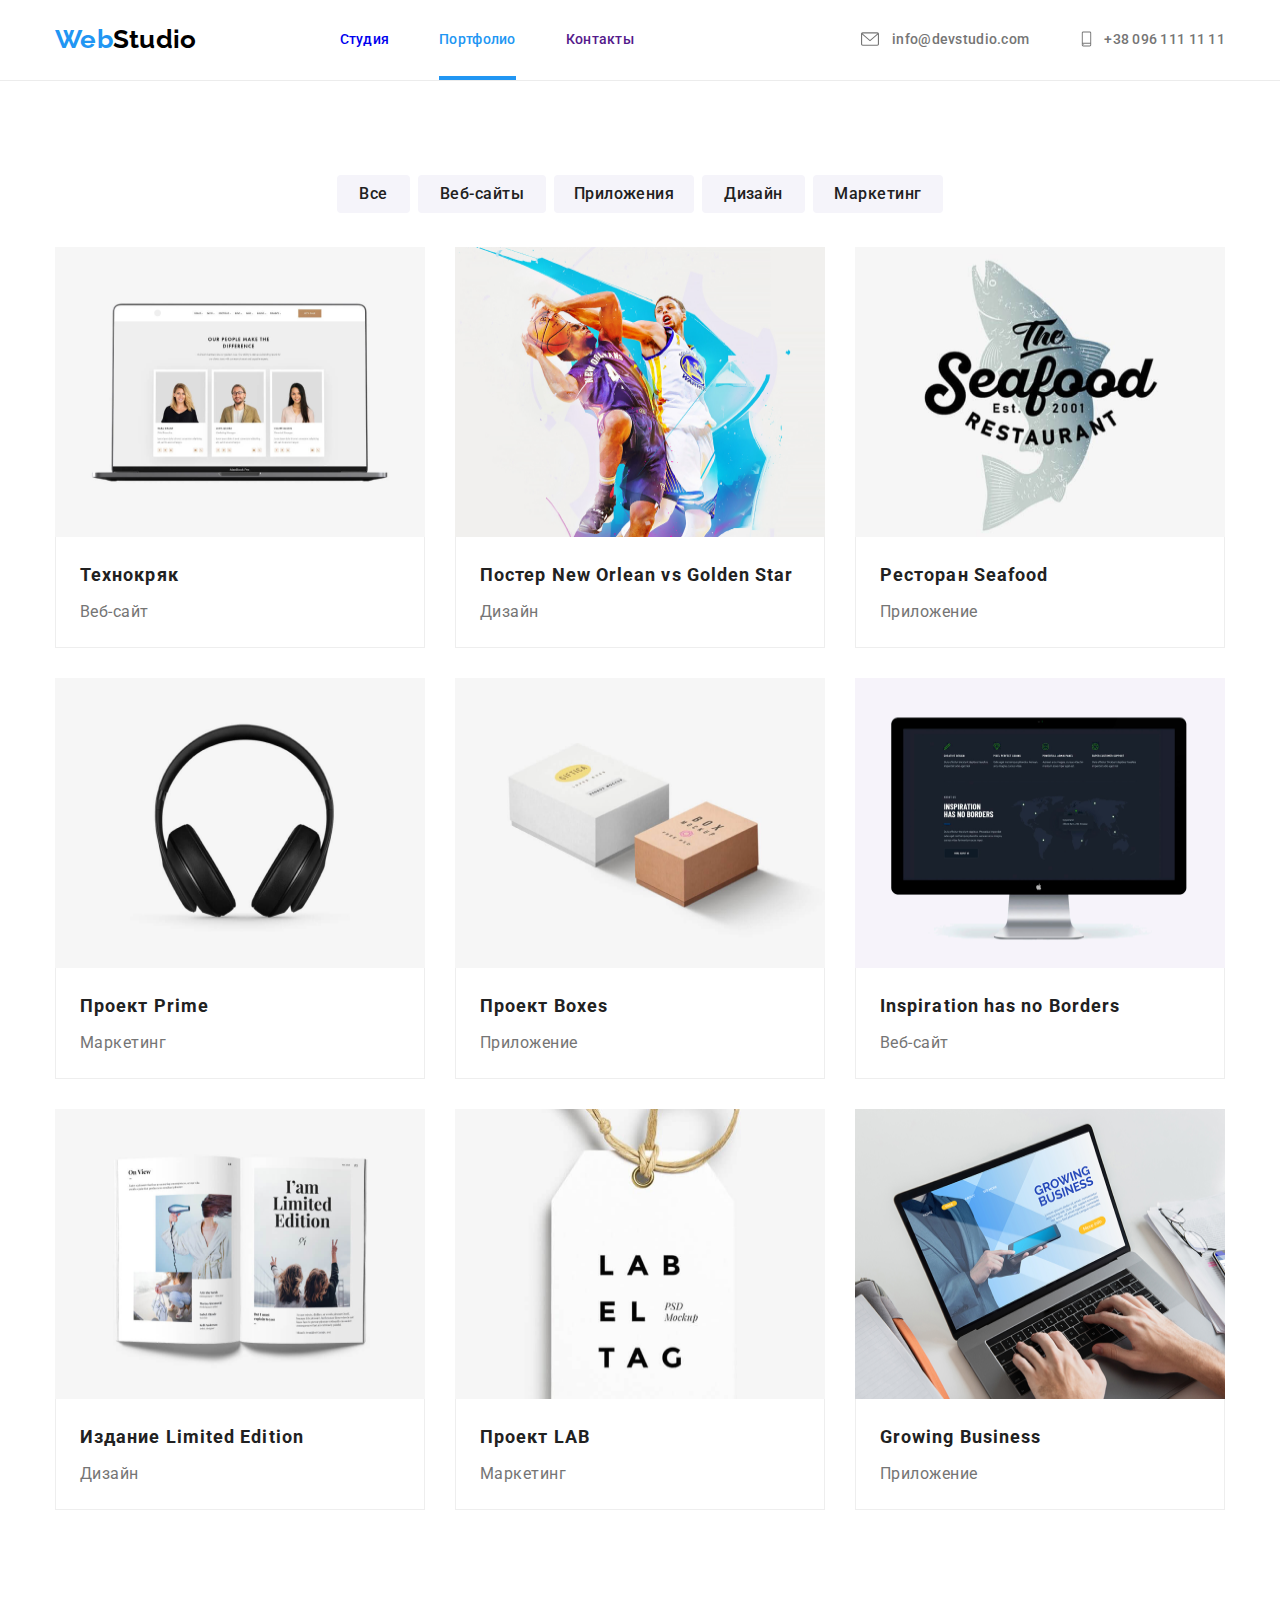
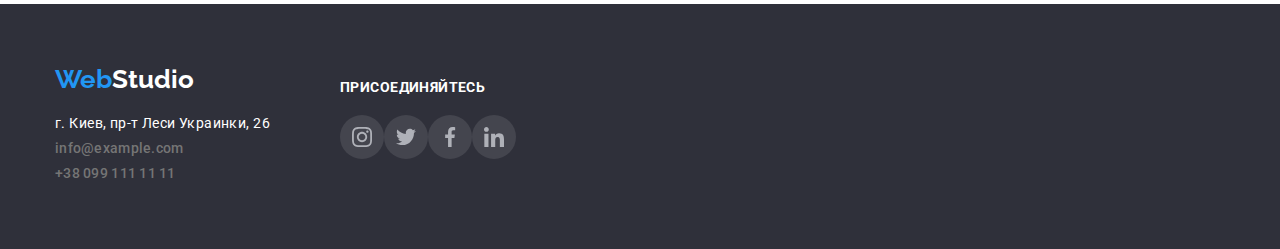
<file: portfolio.html>
<!DOCTYPE html>
<html lang="ru">
<head>
    <meta charset="UTF-8">
    <meta name="viewport" content="width=device-width, initial-scale=1.0">
    <title>Портфолио</title>
    <link <link href="https://fonts.googleapis.com/css2?family=Raleway:wght@700&family=Roboto:wght@400;500;700;900&display=swap" rel="stylesheet">
    <link rel="stylesheet" href="./style.css">
</head>
<body class="portfolio-body">
    <header class="header header-portfolio">
        <div class="container ">
                <nav class="nav">
                    <div class="container-nav-list">
                        <a class="logo" lang="en" href="#">
                        <span class="logo-first">Web</span><span class="logo-second">Studio</span>
                        </a>
                        
                            <ul class="nav-list">

                                <li class="nav-list"><a class="nav-list-studio" href="index.html">Студия</a></li>
                                <li class="nav-list"><a class="nav-list-portfolio current-portfolio" href="portfolio.html">Портфолио</a></li>
                                <li class="nav-list"><a class="nav-list-contacts" href="">Контакты</a></li>
                                
                            </ul>
                    </div>
                </nav>
                <ul class="container-contacts">
                    <li class="contacts-envelope contacts">
                         
                        <a class="mail" href="mailto:info@devstudio.com"><svg class="icon-envelope">
                            <use href="./symbol-defs.svg#icon-envelope"></use></svg>info@devstudio.com</a>
                    </li>
                    <li class="contacts-smartphone contacts">
                        
                        <a class="tel" href="tel:+380961111111"><svg class="icon-smartphone">
                            <use  href="./symbol-defs.svg#icon-smartphone-1"></use></svg>+38 096 111 11 11</a>
                    </li>
                </ul>                  
        </div>                    
    </header>
    <main>
        
            <section class="btn-list container">
                <ul class="btn-list">
                    <div class="container-btn-list">
                        <li class="btn-sheet"><button class="btn-item btn-first" type="button">Все</button></li>
                        <li class="btn-sheet"><button class="btn-item btn-second" type="button">Веб-сайты</button></li>
                        <li class="btn-sheet"><button class="btn-item btn-third" type="button">Приложения</button></li>
                        <li class="btn-sheet"><button class="btn-item btn-fourth" type="button">Дизайн</button></li>
                        <li class="btn-sheet"><button class="btn-item btn-fifth" type="button">Маркетинг</button></li>
                    </div>
                </ul>
            </section>
            <section class="examples">
                <ul class="examples-list">
                    <div class="container-examples-list container">
                        
                            <li class="examples-item"><a class="examples-link" href="#"><div class="item-one"><img class="examples-item-picture" src="Images/portfolio/img.png" alt="Ноутбук с примером работы" width="370" height="290">
                                <div class="card"><h2 class="examples-title">Технокряк</h2><p class="example-description">Веб-сайт</p></div></div></a>
                            </li>
                            <li class="examples-item"><a class="examples-link" href="#"><div class="item-one"><img class="examples-item-picture" src="Images/portfolio/img-1.png" alt="Баскетбол" width="370" height="290">
                                <div class="card"><h2 class="examples-title">Постер <span lang="en"> New Orlean vs Golden Star</span></h2><p class="example-description">Дизайн</p></div></div></a>
                            </li>
                            <li class="examples-item"><a class="examples-link" href="#"><div class="item-one"><img class="examples-item-picture" src="Images/portfolio/img-2.png" alt="ЛОго ресторана" width="370" height="290">
                                <div class="card"><h2 class="examples-title">Ресторан <span lang="en">Seafood</span></h2><p class="example-description">Приложение</p></div></div></a>
                            </li>
                        
                            <li class="examples-item"><a class="examples-link" href="#"><div class="item-one"><img class="examples-item-picture" src="Images/portfolio/img-3.png" alt="Наушники" width="370" height="290">
                                <div class="card"><h2 class="examples-title">Проект <span lang="en">Prime</span></h2><p class="example-description">Маркетинг</p></div></div></a>
                            </li>
                            <li class="examples-item"><a class="examples-link" href="#"><div class="item-one"><img class="examples-item-picture" src="Images/portfolio/img-4.png" alt="Две коробки" width="370" height="290">
                                <div class="card"><h2 class="examples-title">Проект <span lang="en">Boxes</span></h2><p class="example-description">Приложение</p></div></div></a>
                            </li>
                            <li class="examples-item"><a class="examples-link" href="#"><div class="item-one"><img class="examples-item-picture" src="Images/portfolio/img-5.png" alt="Монитор" width="370" height="290">
                                <div class="card"><h2 class="examples-title" lang="en">Inspiration has no Borders</h2><p class="example-description">Веб-сайт</p></div></div></a>
                            </li>
                        
                            <li class="examples-item"><a class="examples-link" href="#"><div class="item-one"><img class="examples-item-picture" src="Images/portfolio/img-6.png" alt="Книга" width="370" height="290">
                                <div class="card"><h2 class="examples-title">Издание <span lang="en">Limited Edition</span></h2><p class="example-description">Дизайн</p></div></div></a>
                            </li>
                            <li class="examples-item"><a class="examples-link" href="#"><div class="item-one"><img class="examples-item-picture" src="Images/portfolio/img-7.png" alt="Этикетка" width="370" height="290">
                                <div class="card"><h2 class="examples-title">Проект <span lang="en">LAB</span></h2><p class="example-description">Маркетинг</p></div></div></a>
                            </li>
                            <li class="examples-item"><a class="examples-link" href="#"><div class="item-one"><img class="examples-item-picture" src="Images/portfolio/img-8.png" alt="Ноутбук" width="370" height="290">
                                <div class="card"><h2 class="examples-title" lang="en">Growing Business</h2><p class="example-description">Приложение</p></div></div></a>
                            </li>
                        
                    </div>
                </ul>
            </section>
        
    </main>
    <footer class="footer">
        <div class="container">
            <div class="footer-content">
                <div class="container-adress">
                    <div class="container-logo">
                        <a class="logo" lang="en" href="#"> 
                            <span class="logo-first">Web</span><span class="logo-foot">Studio</span></a> 
                    </div>
                    <address class="adress">
                        <div class="container-adress">
                            <p class="adress-sity">г. Киев, пр-т Леси Украинки, 26</p>
                            <ul class="contacts">
                                <li><a class="mail mail-footer" href="mailto:info@example.com">info@example.com</a></li>
                                <li><a class="tel" href="tel:+380991111111">+38 099 111 11 11</a></li>
                            </ul>
                        </div>
                    </address>
                </div>
                <div class="container-join">
                    <p class="join">присоединяйтесь</p>
                    <ul class="social-list">
                        <div class="container-social-list">
                            <li class="social-list-item"><a class="social-link social-link-footer" href="#"><svg class="social-icon"><use href="./symbol-defs.svg#icon-instagram-2-1"></use></svg></a></li>
                            <li class="social-list-item"><a class="social-link social-link-footer" href="#"><svg class="social-icon"><use href="./symbol-defs.svg#icon-twitter-1-1"></use></svg></a></li>
                            <li class="social-list-item"><a class="social-link social-link-footer" href="#"><svg class="social-icon"><use href="./symbol-defs.svg#icon-facebook-1-1"></use></svg></a></li>
                            <li class="social-list-item"><a class="social-link social-link-footer" href="#"><svg class="social-icon"><use href="./symbol-defs.svg#icon-linkedin-1-1"></use></svg></a></li>
                        </div>
                    </ul>
                </div>
            </div>    
        </div>    
    </footer>    
</body>
</html>
</file>
<file: style.css>
:root{
    --accent-color:#2196F3;
    --roboto-font: Roboto, sans-serif;
    --raleway-font: Raleway, sans-serif;
    --titles-color: #212121;
    --items-color: #757575;

}

h1,
h2,
h3,
h4,
h5,
h6{
    margin: 0;
}

ul,
ol{
    margin: 0;
    padding: 0;
}
p{
    margin: 0;
}

/*------------HEADER--------------*/ 
.logo{
font-family: var(--raleway-font);
font-weight: 700;
font-size: 26px;
line-height: 1.192;
text-decoration: none;    
}
.logo-first{
color: #2196F3;

}
.logo-second{
color: #000000;
}
.header{
    padding-bottom: 25px;
    padding-top: 24px;
}

.header .logo{
    margin-right: 93px;
    
}
.nav-list:not(:first-child){
  margin-left: 50px;  
}
.mail .icon-envelope{
    width: 24px;
    height: 18px;
    margin-right: 10px;
    fill: #757575;
    
}
.mail{
    display: flex;
    align-items: center;
}


.tel{
    display: flex;
    align-items: center;
}
.tel .icon-smartphone{
    width: 15px;
    height:24px;
    margin-right: 10px;
    fill:#757575
}
.current-studio{
    color:var(--accent-color);
}
.current-studio::after{
    content:'';
    width: 100%;
    display: block;
    height: 4px;
    background-color: var(--accent-color);
    position: absolute;
    top: 44px;
    
}

.current-portfolio{
    color:var(--accent-color);
}
.current-portfolio::after{
    content:'';
    width: 100%;
    display: block;
    height: 4px;
    background-color: var(--accent-color);
    position: absolute;
    top: 45px;
    
}
.contacts-smartphone{
    margin-left: 50px;
    display: flex;
    align-items: center;
}

}

.contacts-envelope{
    display: flex;
    align-items: center;
}
.icon-envelope:hover, .icon-envelope:focus, .icon-smartphone:hover, .icon-smartphone:focus{
    fill:var(--accent-color);
}
.mail:focus .icon-envelope,
.mail:hover .icon-envelope,
.tel:hover .icon-smartphone,
.tel:focus .icon-smartphone{
    fill:var(--accent-color);
}

.container{
    width: 1170px;
    padding: 0 15px;
    margin: 0 auto;   
}

.header>.container{
    display: flex;
    align-items: center;
    justify-content: space-between;
    
}
.container-nav-list{
    display: flex;
    align-items: center;
}
.nav-list{
    display: flex;
    align-items: center;
}
.container-contacts{
    display: flex;
    align-items: center;
    
}


.nav{
font-family: var(--roboto-font);
font-style: normal;
font-weight: 500;
font-size: 14px;
line-height: 1.143;
letter-spacing: 0.02em;
           
}
.nav-list{
    color: var(--titles-color);
    position: relative;
}
.nav-list, .contacts, .advantages-list, .we_made_job-list, .our-team-list, .btn-list, .examples-list {
list-style: none;

}
.nav-list-studio, .nav-list-portfolio, .nav-list-contacts{
    text-decoration: none;
    
}
.nav-list-studio:hover, .nav-list-studio:focus, 
.nav-list-portfolio:hover, .nav-list-portfolio:focus, 
.nav-list-contacts:hover, .nav-list-contacts:focus {
    color: var(--accent-color);
}
.mail, .tel {
    text-decoration: none;
    color: var(--items-color);
    font-style: normal;
    font-family: var(--roboto-font);
    font-style: normal;
    font-weight: 500;
    font-size: 14px;
    line-height: 1.143;
    letter-spacing: 0.02em;
}

.mail:hover, .mail:focus, .tel:hover, .tel:focus{
    color:var(--accent-color);
}

}
/*-------------END HEADER----------------*/

/*-------------HERO----------------*/


.hero{
    
    padding-bottom: 200px;
    padding-top: 200px;
    

}
.container-hero{
    text-align: center;
    background-color: #2F303A;
    background-image: linear-gradient(
        rgba(47, 48, 58, 0.4),
        rgba(47, 48, 58, 0.4)), 
        url(./Images/Img\ \(7\)\ \(1\).jpg);
    background-repeat: no-repeat;
    background-size: cover;
    padding-bottom: 200px;
    padding-top: 200px;
    
    
}

.hero-title{
font-family: var(--roboto-font);
font-weight: 900;
font-size: 44px;
line-height: 1,364;
letter-spacing: 0.06em;
text-transform: uppercase;
text-align: center;
margin-bottom: 30px;
color: #FFFFFF;
}


.hero-btn{
font-family: var(--roboto-font);
font-style: normal;
font-weight: bold;
font-size: 16px;
line-height: 1.875;
text-align: center;
min-width: 200px;
min-height: 50px;
background-color: var(--accent-color);
border-radius: 4px;

/* identical to box height, or 187% */

color: #FFFFFF;
}



.container-hero-btn{
    text-align: center;
}

/*--------------END HERO--------------*/

/*--------------ADVANTAGES-------------*/
.advantages-title{
    
    font-family: var(--roboto-font);
    font-style: normal;
    font-weight: bold;
    font-size: 14px;
    line-height:1.143;
    letter-spacing: 0.03em;
    text-transform: uppercase;
    color: var(--titles-color);
    margin-top: 30px;
}
.advantages-discription{
font-family: var(--roboto-font);
font-style: normal;
font-weight: normal;
font-size: 14px;
line-height: 1.714;
/* or 171% */
letter-spacing: 0.03em;
color: var(--items-color);
max-width: 270px;
margin-top: 10px;
}

.advantages{
    
    padding-top: 94px;
    padding-bottom: 94px;
    
    
}

.advantages-list{
    display: flex;
    align-items: center;
    justify-content: space-between;
}

.container-icon-advantages{

   display: block;
   padding-top: 25px;
   padding-bottom: 25px;
   padding-left: 100px;
   padding-right: 100px;
   background-color: #F5F4FA;
   border-radius: 4px;
   


}
.icon-advantages{
    width: 70px;
    height: 70px;
}
.advantages-item{
    display: flex;
    flex-direction: column;
    align-items: center;
}


.container-advantages-list:not(:last-child){
    margin-right: 30px;
}

/*---------------END AVANTAGES--------------*/

/*---------------WE MADE--------------------*/


.we_made-title, .our_team-tilte, .constant-clients{
font-family: var(--roboto-font);
font-weight: 700;
font-size: 36px;
line-height: 1.167;
text-align: center;
letter-spacing: 0.03em;
color: var(--titles-color);
}

.we_made{
    padding-bottom: 94px;
}
.we_made_job-list{
    display: flex;
    justify-content: space-between;
    margin-top: 50px;
}
.we_made_job-list:not(:last-child){
    margin-right: 30px;
}
/*----------------END WE MADE----------------*/

/*---------------OUR TEAM--------------------*/
.name{
    padding-top: 30px;
    

}
.position{
    margin-top: 10px;
}

.our_team-item-title{
    font-family: var(--roboto-font);
    font-style: normal;
    font-weight: 500;
    font-size: 16px;
    line-height: 1.188;
    text-align: center;
    letter-spacing: 0.03em;
    color: var(--titles-color);
    
}
.our_team-item-position{
    font-family: var(--roboto-font);
font-style: normal;
font-weight: normal;
font-size: 16px;
line-height: 1.188;
text-align: center;
letter-spacing: 0.03em;
color: var(--items-color);
margin-bottom: 16px;
}
.card-item-studio{
    
    border-radius: 0 0 4px 4px;
    box-shadow: 0px 1px 3px rgba(0, 0, 0, 0.12), 0px 1px 1px rgba(0, 0, 0, 0.14), 0px 2px 1px rgba(0, 0, 0, 0.2);
    background-color: #FFFFFF;
}

.our_team{

    padding-top: 94px;
    padding-bottom: 94px;
    background-color: #F5F4FA;
}
.our-team-list{
    display: flex;
    justify-content: space-between;
    margin-top: 50px;
    padding-bottom: 30px;
}
.our-team-list:not(:last-child){
    margin-right: 30px;

}

.our_team{
    background-color: #F5F4FA;
}
.social-list{
    list-style-type: none;

}
.social-list-item{
    display: flex;
    
    
    
    
}
.social-link{
  display: flex;
  justify-content: center;
  align-items: center;
  width: 44px;
  height: 44px;
    border-radius: 50%;
    
}


.container-social-list{
    
    display: flex;
    justify-content: space-between;
    padding-bottom: 30px;
    padding-right: 32px;
    padding-left: 32px;
}
.social-icon{
    display: inline-block;
    margin-left: auto;
    margin-right: auto;
    margin-top: auto;
    margin-bottom: auto;
    width: 20px;
    height: 20px;
    fill: #AFB1B8;
   
}
.social-link:hover, .social-link:focus{
    background-color: var(--accent-color);
}
.social-link:hover .social-icon,
.social-link:focus .social-icon{
    fill: #FFFFFF;
    

    
}
/*-----------------END OUR TEAM---------------*/
/*------------------CONSTANT CLIENTS-------------*/

.clients-list{
    display: flex;
    justify-content: space-between;
    list-style-type: none;
}
.constant-clients-title{
    font-family:var(--roboto-font);
font-style: normal;
font-weight: bold;
font-size: 36px;
line-height: 1.167;
text-align: center;
letter-spacing: 0.03em;
color: #212121;
margin-bottom: 50px;
}
.constant-clients{
    padding-top: 94px;
    padding-bottom: 94px;
}
.clients-link{
    display: flex;
    width: 170px;
    height: 90px;
    border: 1px solid #AFB1B8;
    border-radius: 4px;
    justify-content: center;
    align-items: center;

}
.clients-icon{
    fill:#AFB1B8;
}
.clients-icon:hover, .clients-icon:focus{
    fill: var(--accent-color);
}
.clients-link:hover, .clients-link:focus{
    border-color: var(--accent-color);
}
.clients-link:hover .clients-icon,
.clients-link:focus .clients-icon{
    fill:var(--accent-color);
    
}


/*---------------END CONSTANT CLIENTS------------*/

/*-----------------FOOTER---------------------*/

.footer{
    background-color: #2F303A;
    padding-top: 60px;
    padding-bottom: 60px;
       
}
.join{
font-family: Roboto;
font-style: normal;
font-weight: bold;
font-size: 14px;
line-height: 1.143;
letter-spacing: 0.03em;
text-transform: uppercase;
color: #FFFFFF;
margin-bottom: 20px;
}

.footer-content{
    display: flex;
    align-items: flex-start;
}
.logo-foot{
    color: #ffffff;    
}
.social-link-footer{
    background: rgba(255, 255, 255, 0.1);
}

.container-logo{
margin-bottom: 20px;
}
.container-address{
    text-align: left;
}
.container-join{
    margin-left: 70px;
    padding-top: 15px;
}
.container-join .container-social-list{
    padding-left: 0;
}
.adress-sity{
font-family: var(--roboto-font);
font-style: normal;
font-weight: normal;
font-size: 14px;
line-height: 24px1.714;
letter-spacing: 0.03em;
color: #FFFFFF;
margin-bottom: 9px;
}
.container-join .social-link{
        
}
.mail-footer{
    display: block;
    margin-bottom: 9px;
}


/*------------------END FOOTER-----------------*/

/*------------------MODAL WINDOW---------------*/

.backdrop{
    position: fixed;
    width: 100%;
    height: 100%;
    top:0;
    left:0;
    background: rgba(0, 0, 0, 0.2);
}
.backdrop.is-hidden{
    opacity: 0;
    pointer-events: none;
}

.modal{
    position: absolute;
    top:50%;
    left:50%;
    transform: translate(-50%, -50%);

    width: 528px;
    height: 581px;
    background-color: #ffffff;
}

/*--------------END MODAL WINDOW---------------*/

/*------------------PORTFOLIO------------------*/

.portfolio-body{
    margin: 0;
}
.container-btn-list{
display: flex;
justify-content: center;
padding-bottom: 34px;
padding-top: 94px;

}

.header-portfolio{
    border-bottom: 1px solid #ECECEC;
       
}


.card{
    padding-top: 20px;
    padding-bottom: 20px;
    padding-left: 24px;
    padding-right: 24px;
    border-bottom: 1px solid #eeeeee;
    border-left: 1px solid #eeeeee;
    border-right: 1px solid #eeeeee;
    
}
.btn-item{
    display: block;
    height: 38px;
     background-color: #F5F4FA;
     border-radius: 4px;
     border-color: transparent;
    
/*width: 84px;
height: 26px;
left: 598px;
top: 180px;*/

font-family: var(--roboto-font);
font-style: normal;
font-weight: 500;
font-size: 16px;
line-height: 1.625;
/* identical to box height, or 162% */

text-align: center;
letter-spacing: 0.03em;

color:var(--titles-color);
}


.btn-first{
    width: 73px;  
}
.btn-second{
    width: 128px;
}
.btn-third{
    width: 140px;
}
.btn-fourth{
    width: 103px;
}
.btn-fifth{
    width: 130px;
}
.btn-list{
font-family: var(--roboto-font);
font-style: normal;
font-weight: 500;
font-size: 16px;
line-height: 1.625;
text-align: center;
letter-spacing: 0.03em;
color: var(--titles-color);

}
.btn-sheet:not(:last-child){
    margin-right: 8px;
}

.examples-item-picture{
    display: block;
}
.container-examples-list{
    display: flex;
    flex-wrap: wrap;
    padding-bottom: 94px;
}   
.examples-item:not(:nth-child(3n+1)){
    margin-left: 30px;
}
.examples-item{
    flex-basis: CALC(100%/3-90);
    
}
.examples-item:not(:nth-child(n+7)){
    margin-bottom: 30px;
    
}
.examples-link{
    display: block;
}

.examples-link:focus, .examples-link:hover{
    box-shadow: 0px 4px 4px rgba(0, 0, 0, 0.2);
    
}
.examples-title{
    
font-family: var(--roboto-font);
font-style: normal;
font-weight: bold;
font-size: 18px;
line-height: 2;
letter-spacing: 0.06em;
color: var(--titles-color);
padding-bottom: 4px;
}
.example-description{
  
font-family: var(--roboto-font);
font-style: normal;
font-weight: normal;
font-size: 16px;
line-height: 1.875;
letter-spacing: 0.03em;
color: var(--items-color);
}
.padding{
    padding-bottom: 94px;
}
.examples-link{
    text-decoration: none ;
}

.btn-item:hover, .btn-item:focus{
    background-color: var(--accent-color); 
    color: #ffffff;
}
/*--------------END PORTFOLIO-----------*/
</file>
